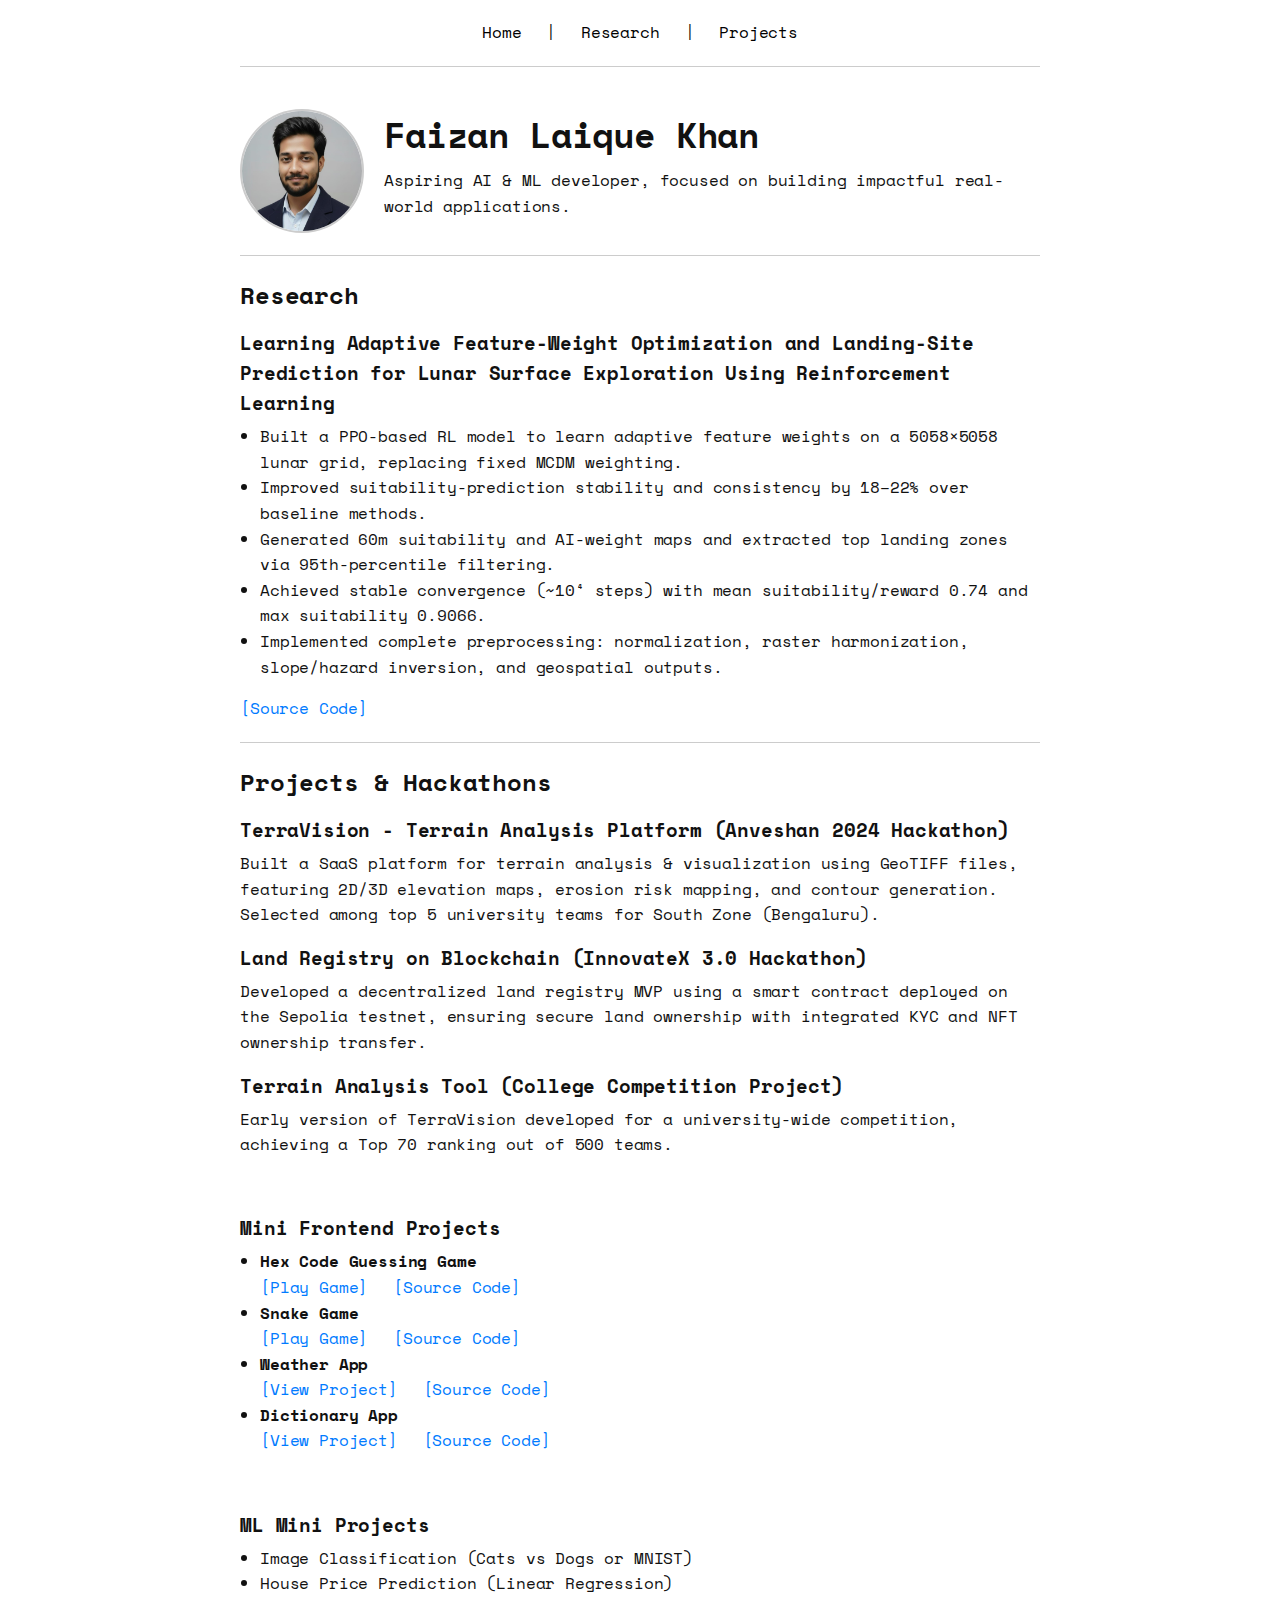
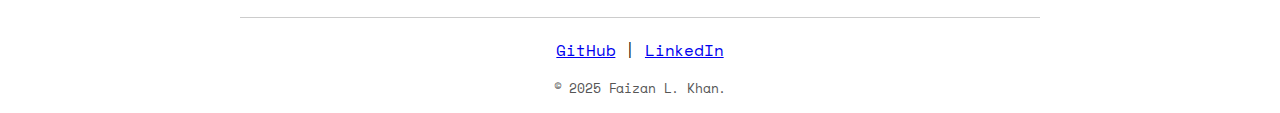
<file: Portfolio/index.html>
<!DOCTYPE html>
<html lang="en">
<head>
    <meta charset="UTF-8">
    <meta name="viewport" content="width=device-width, initial-scale=1.0">
    <title>Faizan L. Khan</title>
    
    <link href="https://fonts.googleapis.com/css2?family=Space+Mono:wght@400;700&display=swap" rel="stylesheet">

    <style>
        body {
            max-width: 800px;
            margin: 0 auto;
            padding: 0 15px;
            font-family: 'Space Mono', monospace;
            line-height: 1.6;
            color: #111;
            letter-spacing: -0.01em; 
        }

        body, nav a, .link-group a, p, li {
            font-size: 16px; 
        }

        h1, h2, h3 {
            font-family: 'Space Mono', monospace;
            font-weight: 700;
        }
        
        header {
            text-align: center;
            padding: 20px 0;
        }

        nav a {
            margin: 0 15px;
            text-decoration: none;
            color: #000;
        }

        nav a:hover {
            text-decoration: underline;
        }

        hr {
            border: 0;
            height: 1px;
            background: #ccc;
            margin: 20px 0;
        }

        .home-header {
            display: flex;
            align-items: center;
            gap: 20px;
        }

        .profile-pic {
            width: 120px;
            height: 120px;
            border-radius: 50%;
            object-fit: cover;
            border: 2px solid #ccc;
        }
        
        .home-header h1 {
            font-size: 2.2em;
            margin: 0;
        }

        h2 {
            margin-top: 20px;
            margin-bottom: 5px; 
        }
        
        h3 {
            margin-top: 15px;
            margin-bottom: 3px; 
        }

        section p, section ul {
            margin-top: 5px; 
        }
        
        ul {
            padding-left: 20px;
        }

        @media (max-width: 600px) {
            .home-header {
                flex-direction: column;
                text-align: center;
            }
            .home-header div {
                text-align: center;
            }
            .home-header h1 {
                font-size: 1.5em;
            }
        }

        .link-group a {
            margin-right: 15px;
            text-decoration: none;
            color: #007bff;
        }
    </style>
</head>
<body>

    <header>
        <nav>
            <a href="#home">Home</a> |
            <a href="#research">Research</a> |
            <a href="#projects">Projects</a>
        </nav>
        <hr>
    </header>

    <section id="home">
        <div class="home-header">
            <img 
                src="pic.jpeg" 
                alt="Faizan L. Khan Profile Picture" 
                class="profile-pic"
                onerror="this.style.display='none'; this.nextElementSibling.style.display='block';"
            >
            <noscript>
                [Profile Picture Placeholder]
            </noscript>

            <div>
                <h1>Faizan Laique Khan</h1>
                <p>Aspiring AI & ML developer, focused on building impactful real-world applications.</p>
            </div>
        </div>
        <hr>
    </section>

    <section id="research">
        <h2>Research</h2>
        
        <h3>Learning Adaptive Feature-Weight Optimization and Landing-Site Prediction for Lunar Surface Exploration Using Reinforcement Learning</h3>
        <ul>
            <li>Built a PPO-based RL model to learn adaptive feature weights on a 5058×5058 lunar grid, replacing fixed MCDM weighting.</li>
            <li>Improved suitability-prediction stability and consistency by 18–22% over baseline methods. </li>
            <li>Generated 60m suitability and AI-weight maps and extracted top landing zones via 95th-percentile filtering.</li>
            <li>Achieved stable convergence (~10⁴ steps) with mean suitability/reward 0.74 and max suitability 0.9066.</li>
            <li>Implemented complete preprocessing: normalization, raster harmonization, slope/hazard inversion, and geospatial outputs.</li>
        </ul>

        <div class="link-group">
            <a href="https://github.com/faizanlkhan/Moon_Landing_Site_Selection_ML.git" target="_blank">[Source Code]</a> 
        </div>

        <hr>
    </section>

    <section id="projects">
        <h2>Projects & Hackathons</h2>
        
        <h3>TerraVision - Terrain Analysis Platform (Anveshan 2024 Hackathon)</h3>
        <p>Built a SaaS platform for terrain analysis & visualization using GeoTIFF files, featuring 2D/3D elevation maps, erosion risk mapping, and contour generation. Selected among top 5 university teams for South Zone (Bengaluru).</p>
        
        <h3>Land Registry on Blockchain (InnovateX 3.0 Hackathon)</h3>
        <p>Developed a decentralized land registry MVP using a smart contract deployed on the Sepolia testnet, ensuring secure land ownership with integrated KYC and NFT ownership transfer.</p>
        
        <h3>Terrain Analysis Tool (College Competition Project)</h3>
        <p>Early version of TerraVision developed for a university-wide competition, achieving a Top 70 ranking out of 500 teams.</p>
        <br>
        
        <h3>Mini Frontend Projects</h3>
        <ul>
            <li>
                <strong>Hex Code Guessing Game</strong>
                <div class="link-group">
                    <a href="https://hexcodeguesser.vercel.app/" target="_blank">[Play Game]</a>
                    <a href="https://github.com/faizanlkhan/HexCode-Guesser.git" target="_blank">[Source Code]</a>
                </div>
            </li>
            <li>
                <strong>Snake Game</strong>
                <div class="link-group">
                    <a href="https://snake-game-five-hazel.vercel.app" target="_blank">[Play Game]</a>
                    <a href="https://github.com/faizanlkhan/Snake-Game.git" target="_blank">[Source Code]</a>
                </div>
            </li>
            <li>
                <strong>Weather App</strong>
                <div class="link-group">
                    <a href="https://weather-app-blues.vercel.app/" target="_blank">[View Project]</a>
                    <a href="https://github.com/faizanlkhan/WeatherApp.git" target="_blank">[Source Code]</a>
                </div>
            </li>
            <li>
                <strong>Dictionary App</strong>
                <div class="link-group">
                    <a href="https://dictionary-app-five-amber.vercel.app" target="_blank">[View Project]</a>
                    <a href="https://github.com/faizanlkhan/DictionaryApp.git" target="_blank">[Source Code]</a>
                </div>
            </li>
        </ul>
        <br>

        <h3>ML Mini Projects</h3>
        <ul>
            <li>Image Classification (Cats vs Dogs or MNIST)</li>
            <li>House Price Prediction (Linear Regression)</li>
        </ul>
        <hr>
    </section>

    <footer>
        <p style="text-align: center;"> 
            <a href="https://github.com/faizanlkhan" target="_blank">GitHub</a> | 
            <a href="https://www.linkedin.com/in/faizanlkhan" target="_blank">LinkedIn</a>
        </p>
        <p style="text-align: center; font-size: 0.8em; color: #555;">
            &copy; 2025 Faizan L. Khan.
        </p>
    </footer>

</body>
</html>
</file>
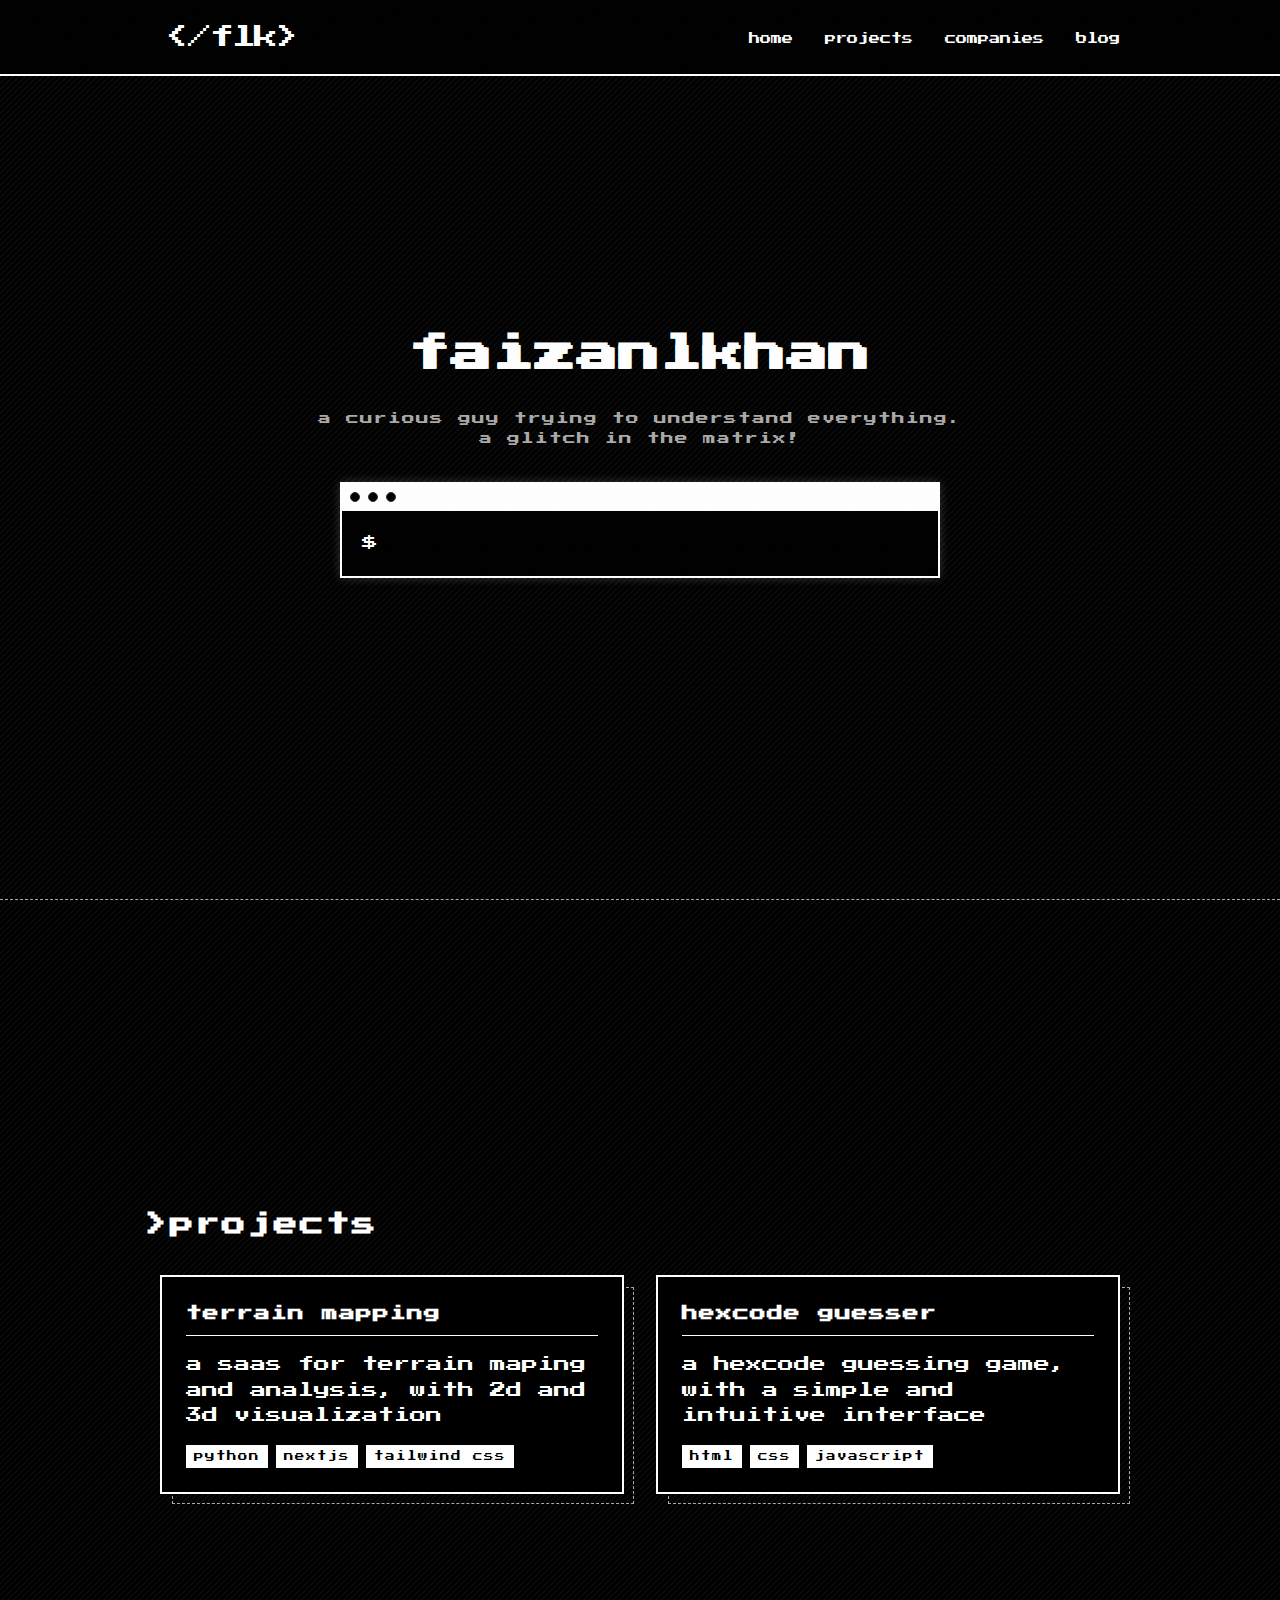
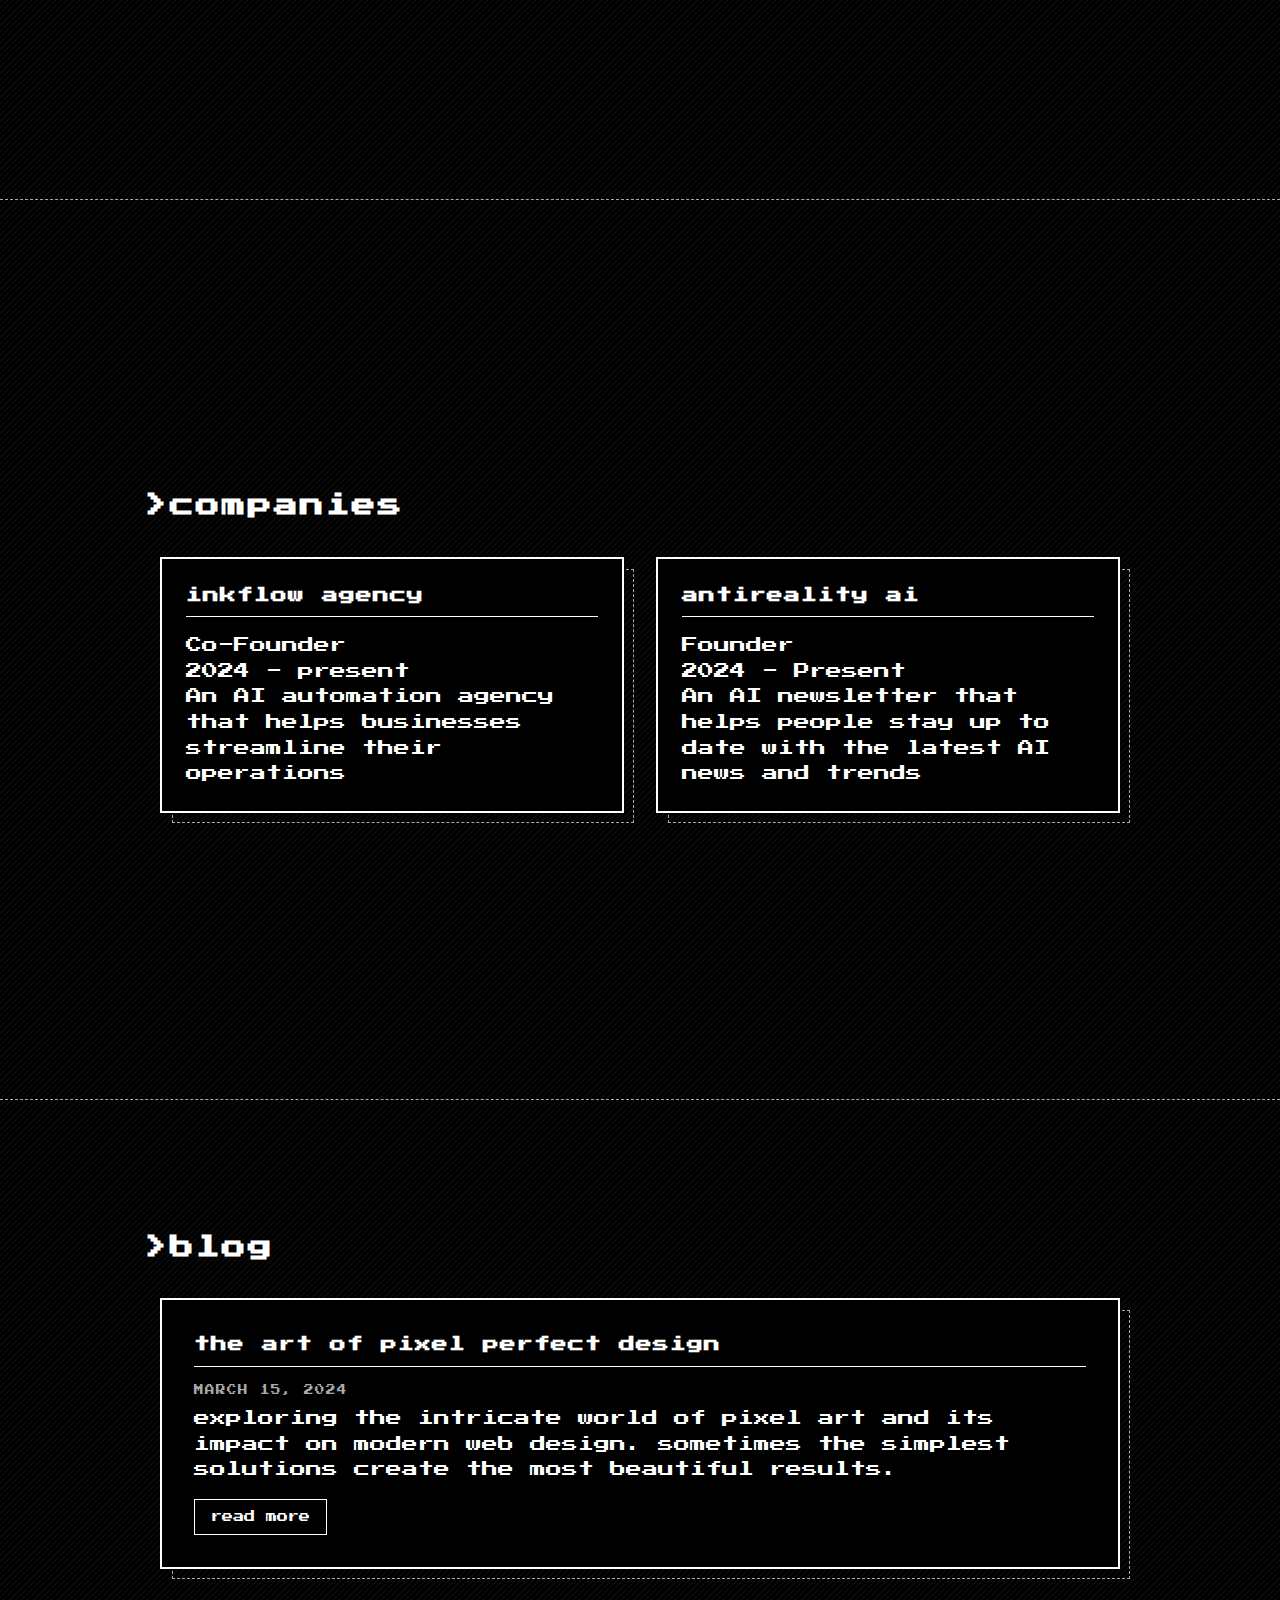
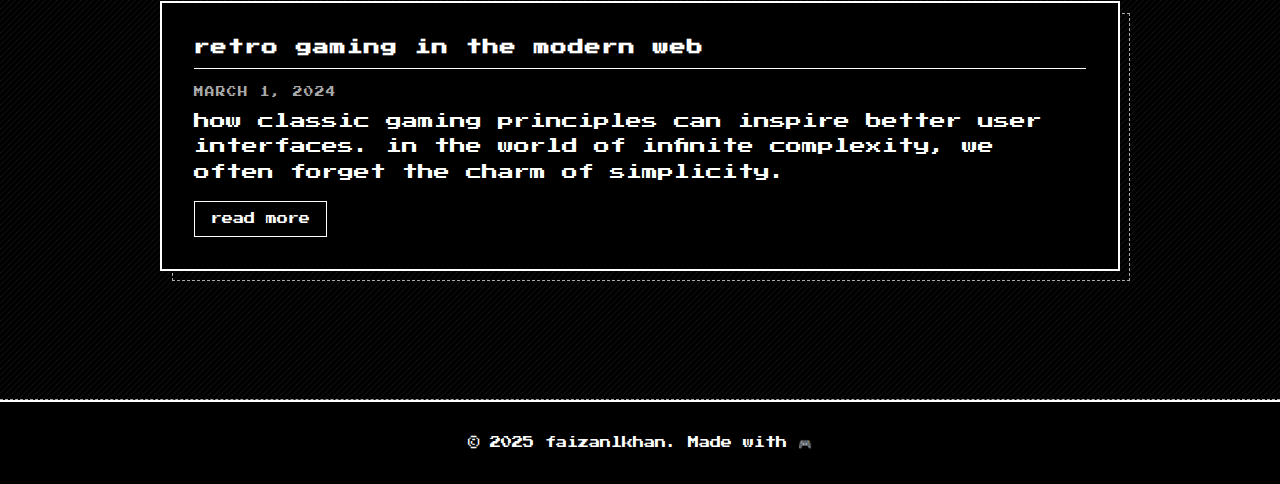
<file: portfolio/project/index.html>
<!DOCTYPE html>
<html lang="en">
<head>
    <meta charset="UTF-8">
    <meta name="viewport" content="width=device-width, initial-scale=1.0">
    <title>faizanlkhan | Portfolio</title>
    <link rel="stylesheet" href="style.css">
    <link href="https://fonts.googleapis.com/css2?family=Press+Start+2P&display=swap" rel="stylesheet">
</head>
<body>
    <nav>
        <div class="nav-content">
            <div class="logo">&lt;/flk&gt;</div>
            <ul class="nav-links">
                <li><a href="#home" class="nav-link active">home</a></li>
                <li><a href="#projects" class="nav-link">projects</a></li>
                <li><a href="#companies" class="nav-link">companies</a></li>
                <li><a href="#blog" class="nav-link">blog</a></li>
            </ul>
            <div class="menu-toggle">
                <span></span>
                <span></span>
                <span></span>
            </div>
        </div>
    </nav>

    <main>
        <section id="home" class="section active">
            <div class="container">
                <h1 class="glitch" data-text="faizanlkhan">faizanlkhan</h1>
                <p class="subtitle">A curious guy trying to understand everything. <br> A glitch in the matrix!</p>
                <div class="terminal">
                    <div class="terminal-header">
                        <span class="dot"></span>
                        <span class="dot"></span>
                        <span class="dot"></span>
                    </div>
                    <div class="terminal-content">
                        <div class="line">
                            <span class="prompt">$</span>
                            <span class="command" id="typed-text"></span>
                        </div>
                    </div>
                </div>
            </div>
        </section>

        <section id="projects" class="section">
            <div class="container">
                <h2>projects</h2>
                <div class="projects-grid">
                    <div class="project-card">
                        <h3>Terrain Mapping</h3>
                        <p>a saas for terrain maping and analysis, with 2d and 3d visualization</p>
                        <div class="tech-stack">
                            <span>python</span>
                            <span>nextjs</span>
                            <span>tailwind css</span>
                        </div>
                    </div>
                    <div class="project-card">
                        <h3>HexCode Guesser</h3>
                        <p>a hexcode guessing game, with a simple and intuitive interface</p>
                        <div class="tech-stack">
                            <span>html</span>
                            <span>css</span>
                            <span>javascript</span>
                        </div>
                    </div>
                </div>
            </div>
        </section>

        <section id="companies" class="section">
            <div class="container">
                <h2>companies</h2>
                <div class="companies-grid">
                    <div class="company-card">
                        <h3>Inkflow Agency</h3>
                        <p>Co-Founder</p>
                        <p>2024 - present</p>
                        <p>An AI automation agency that helps businesses streamline their operations</p>
                    </div>
                    <div class="company-card">
                        <h3>AntiReality AI</h3>
                        <p>Founder</p>
                        <p>2024 - Present</p>
                        <p>An AI newsletter that helps people stay up to date with the latest AI news and trends</p>
                    </div>
                </div>
            </div>
        </section>

        <section id="blog" class="section">
            <div class="container">
                <h2>blog</h2>
                <div class="blog-grid">
                    <div class="blog-post" data-blog-id="1">
                        <h3>the art of pixel perfect design</h3>
                        <p class="date">march 15, 2024</p>
                        <p>exploring the intricate world of pixel art and its impact on modern web design. sometimes the simplest solutions create the most beautiful results.</p>
                        <a href="blog-detail.html?id=1" class="read-more">read more</a>
                    </div>
                    <div class="blog-post" data-blog-id="2">
                        <h3>retro gaming in the modern web</h3>
                        <p class="date">march 1, 2024</p>
                        <p>how classic gaming principles can inspire better user interfaces. in the world of infinite complexity, we often forget the charm of simplicity.</p>
                        <a href="blog-detail.html?id=2" class="read-more">read more</a>
                    </div>
                </div>
            </div>
        </section>
    </main>

    <footer>
        <div class="container">
            <p>© 2025 faizanlkhan. Made with 🎮</p>
        </div>
    </footer>

    <script src="main.js"></script>
</body>
</html>
</file>
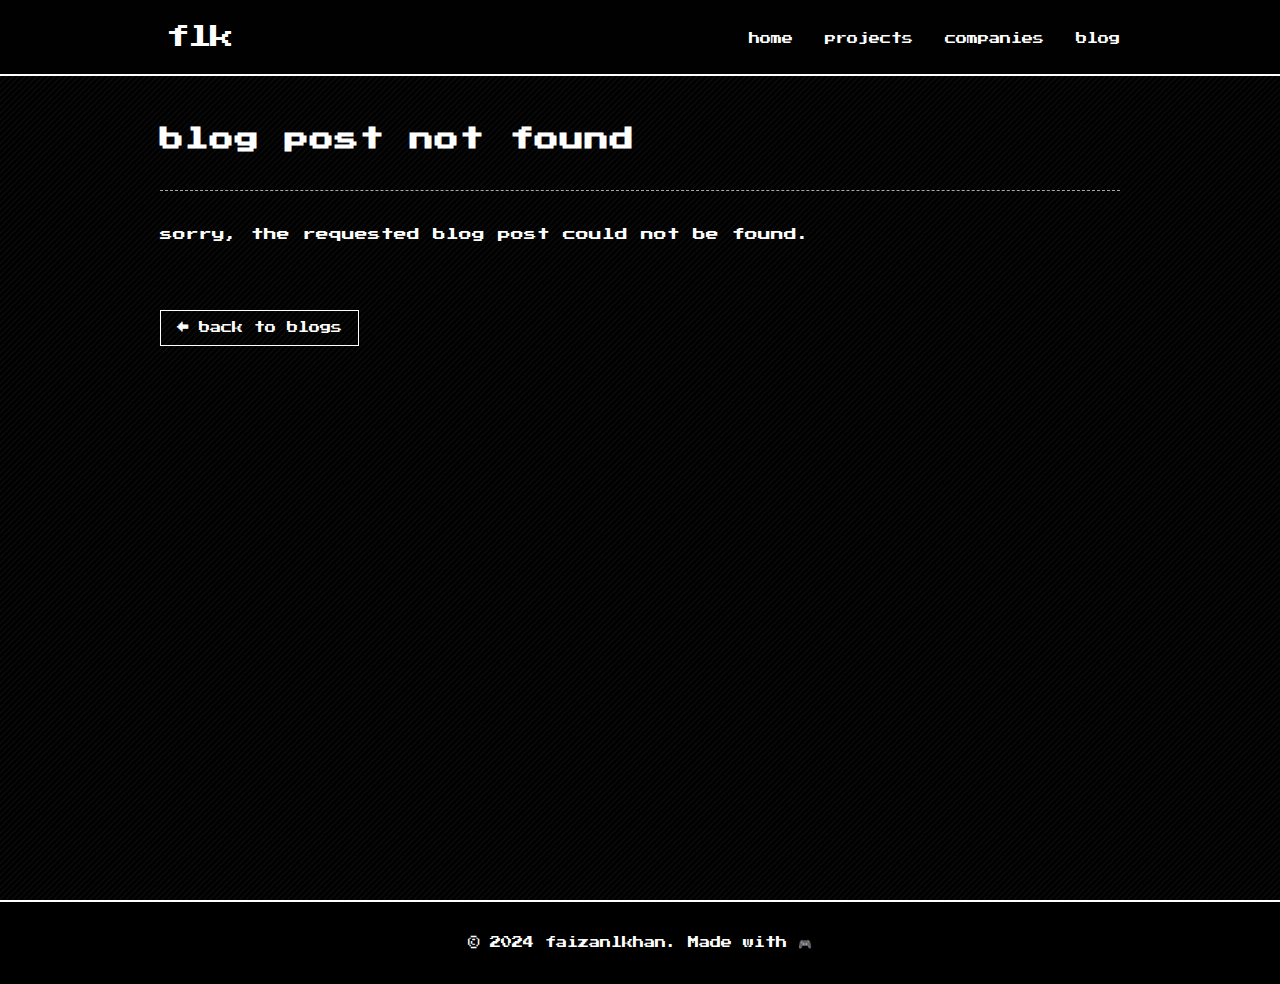
<file: portfolio/project/blog-detail.html>
<!DOCTYPE html>
<html lang="en">
<head>
    <meta charset="UTF-8">
    <meta name="viewport" content="width=device-width, initial-scale=1.0">
    <title>Blog | faizanlkhan</title>
    <link rel="stylesheet" href="style.css">
    <link href="https://fonts.googleapis.com/css2?family=Press+Start+2P&display=swap" rel="stylesheet">
</head>
<body>
    <nav>
        <div class="nav-content">
            <div class="logo">flk</div>
            <ul class="nav-links">
                <li><a href="index.html#home" class="nav-link">home</a></li>
                <li><a href="index.html#projects" class="nav-link">projects</a></li>
                <li><a href="index.html#companies" class="nav-link">companies</a></li>
                <li><a href="index.html#blog" class="nav-link active">blog</a></li>
            </ul>
            <div class="menu-toggle">
                <span></span>
                <span></span>
                <span></span>
            </div>
        </div>
    </nav>

    <main class="blog-detail">
        <div class="container">
            <div class="blog-header">
                <h1 id="blog-title">Loading...</h1>
                <p class="date" id="blog-date">Loading...</p>
            </div>
            <div class="blog-content" id="blog-content">
                <p>Loading blog content...</p>
            </div>
            <a href="index.html#blog" class="back-link">← back to blogs</a>
        </div>
    </main>

    <footer>
        <div class="container">
            <p>© 2024 faizanlkhan. Made with 🎮</p>
        </div>
    </footer>

    <script src="blog-detail.js"></script>
</body>
</html>
</file>
<file: portfolio/project/style.css>
/* Retro Black and White Theme */
:root {
    --black: #000000;
    --white: #ffffff;
    --gray: #333333;
    --light-gray: #aaaaaa;
}

* {
    margin: 0;
    padding: 0;
    box-sizing: border-box;
}

body {
    font-family: 'Press Start 2P', cursive;
    background-color: var(--black);
    color: var(--white);
    line-height: 1.6;
    background-image: url("data:image/svg+xml,%3Csvg width='6' height='6' xmlns='http://www.w3.org/2000/svg'%3E%3Cpath d='M5 0h1L0 6V5zm1 5v1H5z' fill='%23333' fill-opacity='.4' fill-rule='evenodd'/%3E%3C/svg%3E");
}

.container {
    max-width: 1000px;
    margin: 0 auto;
    padding: 0 20px;
}

/* Scanlines effect */
body::before {
    content: "";
    position: fixed;
    top: 0;
    left: 0;
    width: 100%;
    height: 100%;
    background: linear-gradient(
        to bottom,
        rgba(255, 255, 255, 0) 0%,
        rgba(255, 255, 255, 0.03) 50%,
        rgba(255, 255, 255, 0) 100%
    );
    background-size: 100% 4px;
    z-index: 1000;
    pointer-events: none;
    opacity: 0.15;
}

/* Navigation */
nav {
    background-color: var(--black);
    border-bottom: 2px solid var(--white);
    padding: 1rem 0;
    position: fixed;
    width: 100%;
    top: 0;
    z-index: 1000;
}

.nav-content {
    display: flex;
    justify-content: space-between;
    align-items: center;
    max-width: 1000px;
    margin: 0 auto;
    padding: 0 20px;
}

.logo {
    color: var(--white);
    font-size: 1.5rem;
    text-transform: lowercase;
    letter-spacing: -2px;
    padding: 2px 6px;
}

.nav-links {
    display: flex;
    gap: 2rem;
    list-style: none;
}

.nav-links a {
    color: var(--white);
    text-decoration: none;
    font-size: 0.7rem;
    transition: all 0.2s ease;
    text-transform: lowercase;
    position: relative;
}

.nav-links a:hover {
    color: var(--black);
    background-color: var(--white);
    padding: 2px 4px;
}

.nav-links a::after {
    content: "";
    position: absolute;
    bottom: -5px;
    left: 0;
    width: 100%;
    height: 1px;
    background-color: var(--white);
    transform: scaleX(0);
    transition: transform 0.3s ease;
}

.nav-links a:hover::after {
    transform: scaleX(1);
}

.menu-toggle {
    display: none;
    flex-direction: column;
    justify-content: space-between;
    width: 30px;
    height: 21px;
    cursor: pointer;
}

.menu-toggle span {
    height: 3px;
    width: 100%;
    background-color: var(--white);
    border-radius: 1px;
}

/* Sections */
section {
    padding: 120px 0;
    min-height: 100vh;
    display: flex;
    align-items: center;
    border-bottom: 1px dashed var(--light-gray);
}

h2 {
    font-size: 1.5rem;
    margin-bottom: 2rem;
    text-align: center;
    text-transform: lowercase;
    letter-spacing: 2px;
    position: relative;
    display: inline-block;
    padding: 0 10px;
}

h2::before {
    content: ">";
    position: absolute;
    left: -15px;
    color: var(--white);
}

/* Home Section */
#home {
    text-align: center;
}

.glitch {
    font-size: 2.5rem;
    position: relative;
    margin-bottom: 1.5rem;
    text-transform: lowercase;
    letter-spacing: 2px;
}

.glitch::before,
.glitch::after {
    content: attr(data-text);
    position: absolute;
    top: 0;
    left: 0;
    width: 100%;
    height: 100%;
}

.glitch::before {
    left: 2px;
    text-shadow: -2px 0 var(--white);
    clip: rect(24px, 550px, 90px, 0);
    animation: glitch-anim 3s infinite linear alternate-reverse;
}

.glitch::after {
    left: -2px;
    text-shadow: -2px 0 var(--light-gray);
    clip: rect(85px, 550px, 140px, 0);
    animation: glitch-anim 2s infinite linear alternate-reverse;
}

@keyframes glitch-anim {
    0% {
        clip: rect(24px, 550px, 90px, 0);
    }
    20% {
        clip: rect(85px, 550px, 140px, 0);
    }
    40% {
        clip: rect(66px, 550px, 130px, 0);
    }
    60% {
        clip: rect(42px, 550px, 80px, 0);
    }
    80% {
        clip: rect(15px, 550px, 75px, 0);
    }
    100% {
        clip: rect(53px, 550px, 120px, 0);
    }
}

.subtitle {
    font-size: 0.8rem;
    margin-bottom: 2rem;
    text-transform: lowercase;
    letter-spacing: 1px;
    color: var(--light-gray);
}

/* Terminal */
.terminal {
    background-color: var(--black);
    border: 2px solid var(--white);
    width: 100%;
    max-width: 600px;
    margin: 0 auto;
    overflow: hidden;
    box-shadow: 0 0 10px rgba(255, 255, 255, 0.2);
}

.terminal-header {
    background-color: var(--white);
    padding: 8px;
    display: flex;
    gap: 8px;
}

.dot {
    width: 10px;
    height: 10px;
    border-radius: 50%;
    background-color: var(--black);
    border: 1px solid var(--gray);
}

.terminal-content {
    padding: 20px;
    color: var(--white);
    border-top: 1px solid var(--white);
}

.line {
    display: flex;
    gap: 10px;
}

.prompt {
    color: var(--white);
    animation: blink 1s step-end infinite;
}

@keyframes blink {
    0%, 100% { opacity: 1; }
    50% { opacity: 0; }
}

/* Projects & Companies Grid */
.projects-grid,
.companies-grid {
    display: grid;
    grid-template-columns: repeat(auto-fit, minmax(280px, 1fr));
    gap: 2rem;
}

.project-card,
.company-card {
    background-color: var(--black);
    color: var(--white);
    padding: 1.5rem;
    border: 2px solid var(--white);
    transition: all 0.3s ease;
    position: relative;
}

.project-card::before,
.company-card::before {
    content: "";
    position: absolute;
    top: 10px;
    left: 10px;
    width: 100%;
    height: 100%;
    border: 1px dashed var(--light-gray);
    z-index: -1;
    transition: all 0.3s ease;
}

.project-card:hover,
.company-card:hover {
    transform: translate(-5px, -5px);
    box-shadow: 5px 5px 0 var(--white);
}

.project-card:hover::before,
.company-card:hover::before {
    transform: translate(10px, 10px);
}

.project-card h3,
.company-card h3,
.blog-post h3 {
    font-size: 1rem;
    margin-bottom: 1rem;
    text-transform: lowercase;
    letter-spacing: 1px;
    border-bottom: 1px solid var(--white);
    padding-bottom: 0.5rem;
}

.tech-stack {
    margin-top: 1rem;
    display: flex;
    gap: 0.5rem;
    flex-wrap: wrap;
}

.tech-stack span {
    background-color: var(--white);
    color: var(--black);
    padding: 0.25rem 0.5rem;
    font-size: 0.6rem;
    text-transform: lowercase;
    letter-spacing: 1px;
}

/* Blog Grid */
.blog-grid {
    display: grid;
    grid-template-columns: 1fr;
    gap: 2rem;
}

.blog-post {
    background-color: var(--black);
    color: var(--white);
    padding: 2rem;
    border: 2px solid var(--white);
    transition: all 0.3s ease;
    position: relative;
    cursor: pointer;
}

.blog-post::before {
    content: "";
    position: absolute;
    top: 10px;
    left: 10px;
    width: 100%;
    height: 100%;
    border: 1px dashed var(--light-gray);
    z-index: -1;
    transition: all 0.3s ease;
}

.blog-post:hover {
    transform: translate(-5px, -5px);
    box-shadow: 5px 5px 0 var(--white);
}

.blog-post:hover::before {
    transform: translate(10px, 10px);
}

.blog-post .date {
    color: var(--light-gray);
    font-size: 0.6rem;
    margin: 0.5rem 0;
    text-transform: uppercase;
    letter-spacing: 1px;
}

.read-more {
    display: inline-block;
    margin-top: 1rem;
    font-size: 0.7rem;
    color: var(--white);
    text-decoration: none;
    border: 1px solid var(--white);
    padding: 0.5rem 1rem;
    transition: all 0.2s ease;
}

.read-more:hover {
    background-color: var(--white);
    color: var(--black);
}

/* Blog Detail Page */
.blog-detail {
    padding-top: 120px;
    min-height: 100vh;
}

.blog-header {
    margin-bottom: 2rem;
    border-bottom: 1px dashed var(--light-gray);
    padding-bottom: 1rem;
}

.blog-header h1 {
    font-size: 1.5rem;
    margin-bottom: 1rem;
    text-transform: lowercase;
    letter-spacing: 1px;
}

.blog-content {
    line-height: 1.8;
    font-size: 0.8rem;
    margin-bottom: 2rem;
}

.blog-content p {
    margin-bottom: 1.5rem;
}

.back-link {
    display: inline-block;
    margin-top: 2rem;
    font-size: 0.7rem;
    color: var(--white);
    text-decoration: none;
    border: 1px solid var(--white);
    padding: 0.5rem 1rem;
    transition: all 0.2s ease;
}

.back-link:hover {
    background-color: var(--white);
    color: var(--black);
}

/* Footer */
footer {
    background-color: var(--black);
    color: var(--white);
    text-align: center;
    padding: 2rem 0;
    font-size: 0.7rem;
    border-top: 2px solid var(--white);
}

/* Responsive Design */
@media (max-width: 768px) {
    .menu-toggle {
        display: flex;
    }
    
    .nav-links {
        position: fixed;
        top: 60px;
        left: 0;
        width: 100%;
        background-color: var(--black);
        flex-direction: column;
        align-items: center;
        padding: 1rem 0;
        gap: 1rem;
        border-bottom: 2px solid var(--white);
        transform: translateY(-100%);
        transition: transform 0.3s ease;
        z-index: 999;
    }
    
    .nav-links.active {
        transform: translateY(0);
    }
    
    .glitch {
        font-size: 1.8rem;
    }
    
    .subtitle {
        font-size: 0.7rem;
    }
    
    .project-card,
    .company-card,
    .blog-post {
        padding: 1rem;
    }
    
    section {
        padding: 100px 0 60px;
    }
    
    .blog-header h1 {
        font-size: 1.2rem;
    }
}

@media (max-width: 480px) {
    .glitch {
        font-size: 1.4rem;
    }
    
    h2 {
        font-size: 1.2rem;
    }
    
    .terminal {
        max-width: 100%;
    }
    
    .projects-grid,
    .companies-grid {
        grid-template-columns: 1fr;
    }
}

/* Custom cursor */
html {
    cursor: url("data:image/svg+xml,%3Csvg xmlns='http://www.w3.org/2000/svg' width='16' height='16' viewBox='0 0 16 16'%3E%3Cpath fill='white' d='M0,0 L5,0 L5,1 L1,1 L1,5 L0,5 L0,0 Z M15,0 L16,0 L16,5 L15,5 L15,1 L11,1 L11,0 L15,0 Z M0,11 L1,11 L1,15 L5,15 L5,16 L0,16 L0,11 Z M15,11 L16,11 L16,16 L11,16 L11,15 L15,15 L15,11 Z'/%3E%3C/svg%3E"), auto;
}

a, button, .project-card, .company-card, .blog-post {
    cursor: url("data:image/svg+xml,%3Csvg xmlns='http://www.w3.org/2000/svg' width='16' height='16' viewBox='0 0 16 16'%3E%3Cpath fill='white' d='M8,0 L16,8 L13,8 L13,16 L3,16 L3,8 L0,8 L8,0 Z'/%3E%3C/svg%3E"), pointer;
}
</file>
